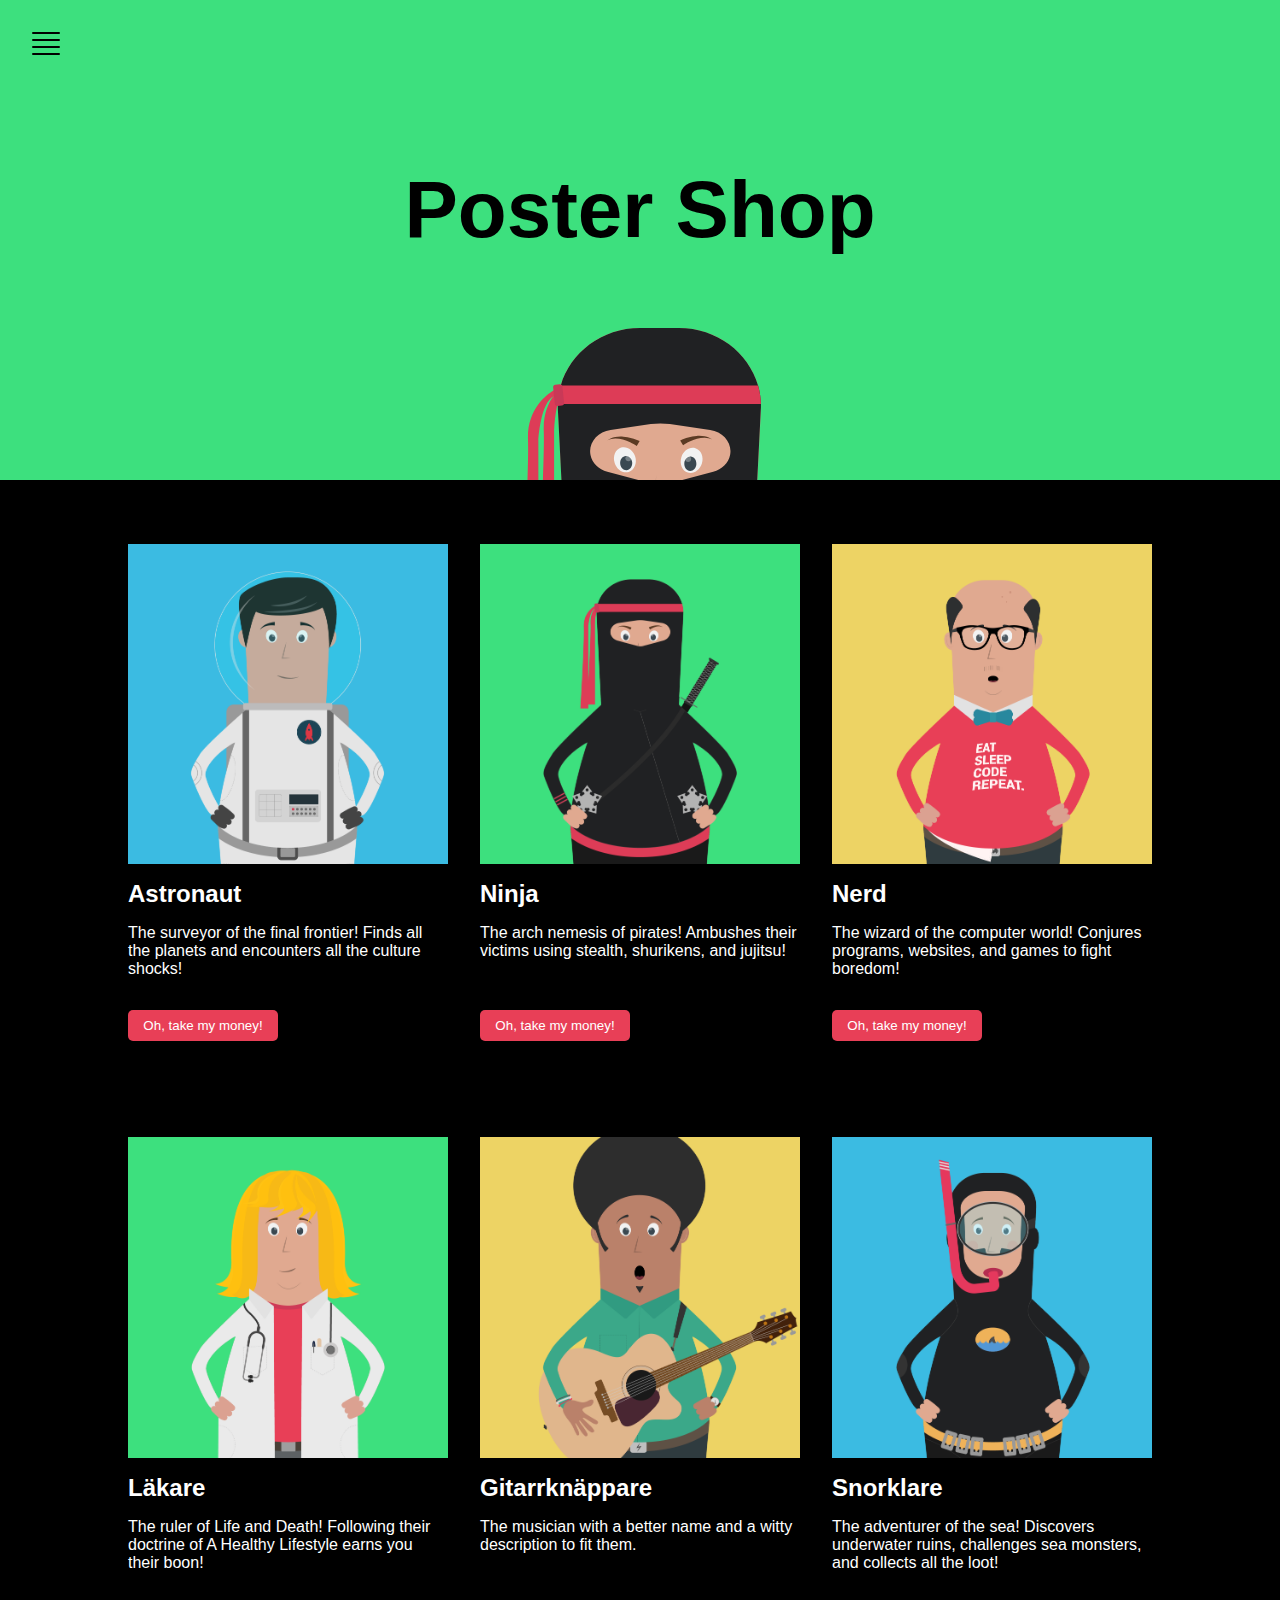
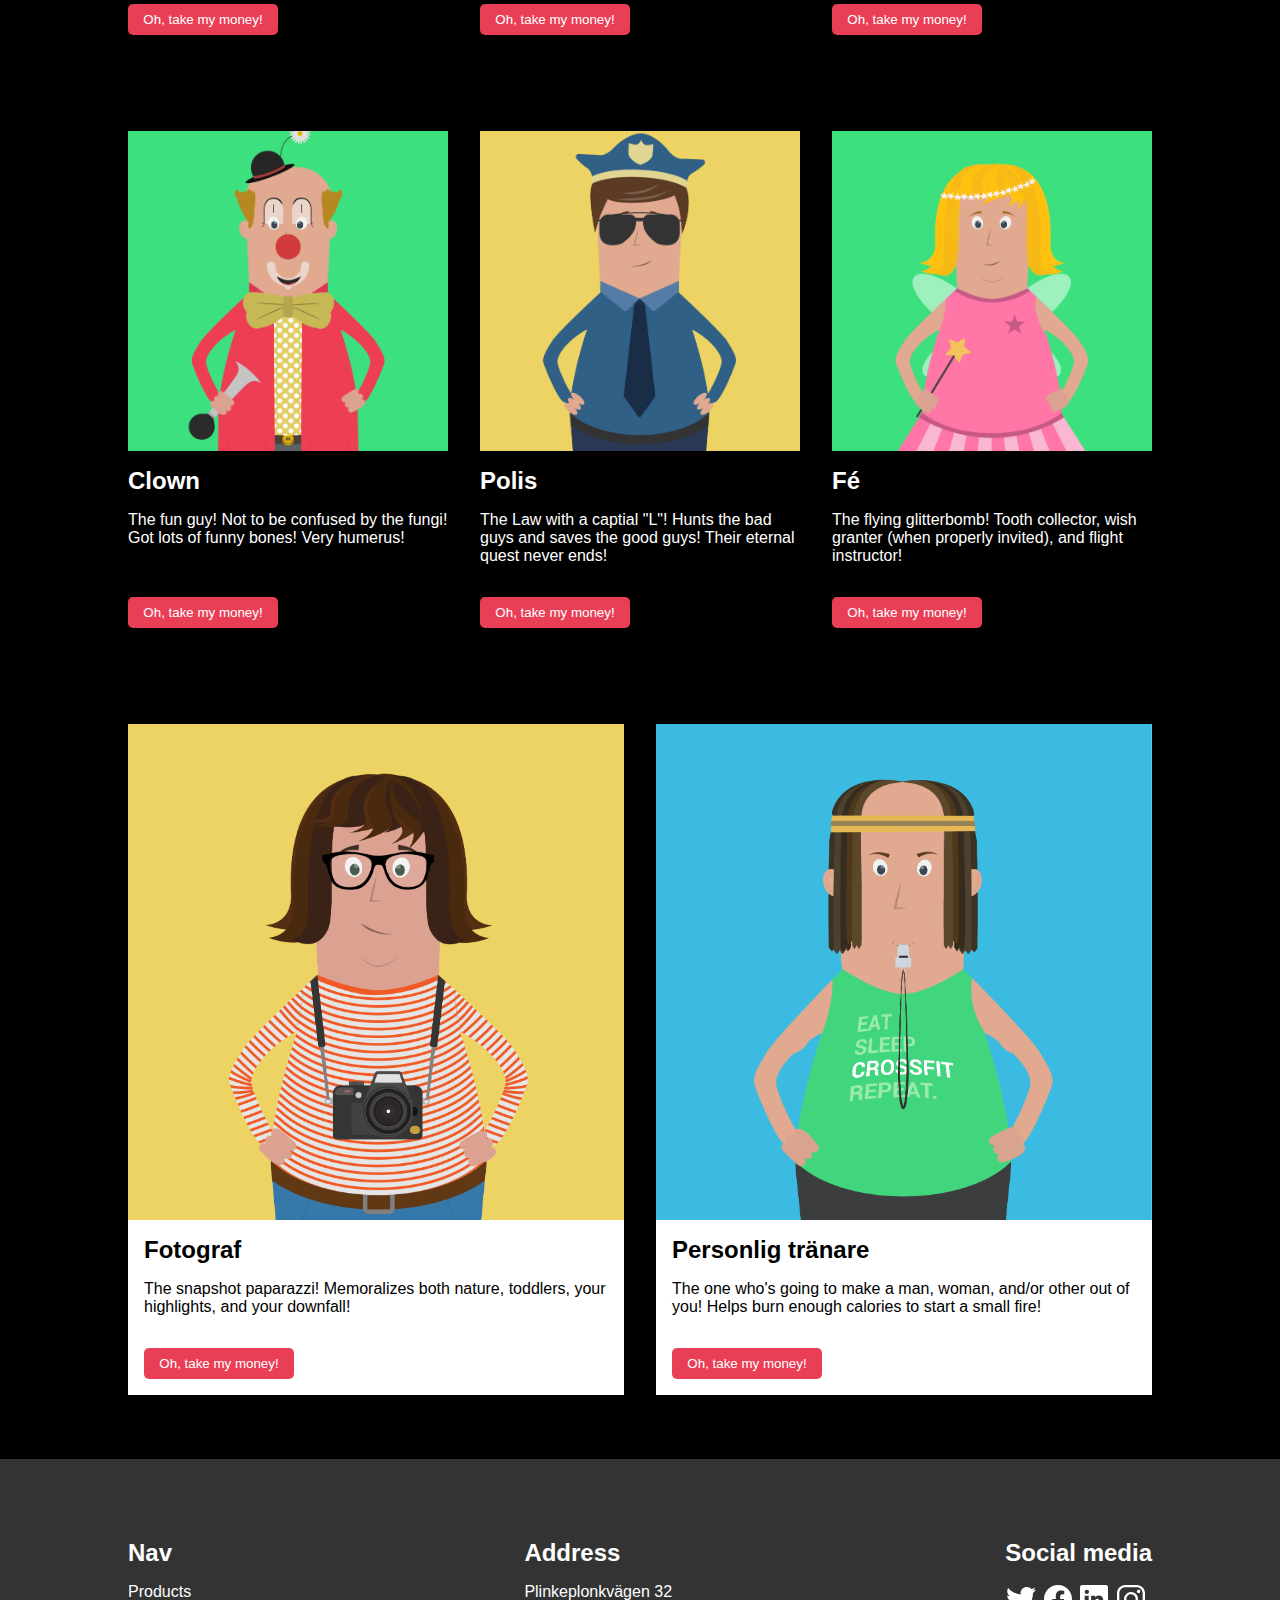
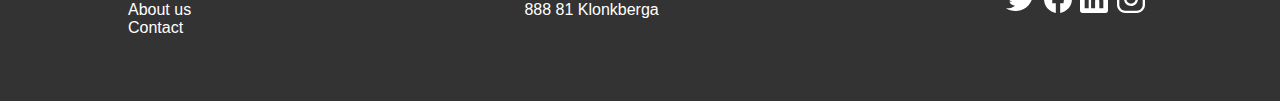
<file: exercise-css-poster-shop/index.html>
<!DOCTYPE html>
<html lang="en">
<head>
    <meta charset="UTF-8">
    <meta http-equiv="X-UA-Compatible" content="IE=edge">
    <meta name="viewport" content="width=device-width, initial-scale=1.0">
    <link rel="stylesheet" href="css/styles.css">
    <title>Document</title>
</head>
<body>
    <!-- The header -->
    <header>
        <aside>
            <img src="images/navicon.svg" alt="">
        </aside>
        <h1>Poster Shop</h1>
        <img src="images/ninjahead.svg" alt="">
    </header>
    
    <!-- The main content -->
    <main>
        <div class="wrapper">
            <article class="card">
                <img src="images/char-1.png" alt="">
                <h2>Astronaut</h2>
                <p>The surveyor of the final frontier! Finds all the planets and encounters all the culture shocks!</p>
                <button class="button">Oh, take my money!</button>
            </article>
            <article class="card">
                <img src="images/char-2.png" alt="">
                <h2>Ninja</h2>
                <p>The arch nemesis of pirates! Ambushes their victims using stealth, shurikens, and jujitsu!</p>
                <button class="button">Oh, take my money!</button>
            </article>
            <article class="card">
                <img src="images/char-3.png" alt="">
                <h2>Nerd</h2>
                <p>The wizard of the computer world! Conjures programs, websites, and games to fight boredom!</p>
                <button class="button">Oh, take my money!</button>
            </article>
            <article class="card">
                <img src="images/char-11.png" alt="">
                <h2>Läkare</h2>
                <p>The ruler of Life and Death! Following their doctrine of A Healthy Lifestyle earns you their boon!</p>
                <button class="button">Oh, take my money!</button>
            </article>
            <article class="card">
                <img src="images/char-12.png" alt="">
                <h2>Gitarrknäppare</h2>
                <p>The musician with a better name and a witty description to fit them.</p>
                <button class="button">Oh, take my money!</button>
            </article>
            <article class="card">
                <img src="images/char-4.png" alt="">
                <h2>Snorklare</h2>
                <p>The adventurer of the sea! Discovers underwater ruins, challenges sea monsters, and collects all the loot!</p>
                <button class="button">Oh, take my money!</button>
            </article>
            <article class="card">
                <img src="images/char-5.png" alt="">
                <h2>Clown</h2>
                <p>The fun guy! Not to be confused by the fungi! Got lots of funny bones! Very humerus!</p>
                <button class="button">Oh, take my money!</button>
            </article>
            <article class="card">
                <img src="images/char-6.png" alt="">
                <h2>Polis</h2>
                <p>The Law with a captial "L"! Hunts the bad guys and saves the good guys! Their eternal quest never ends!</p>
                <button class="button">Oh, take my money!</button>
            </article>
            <article class="card">
                <img src="images/char-8.png" alt="">
                <h2>Fé</h2>
                <p>The flying glitterbomb! Tooth collector, wish granter (when properly invited), and flight instructor!</p>
                <button class="button">Oh, take my money!</button>
            </article>
            
            <!-- The two largest cards -->
            <article class="big-card">
                <img src="images/char-7.png" alt="">
                <h2>Fotograf</h2>
                <p>The snapshot paparazzi! Memoralizes both nature, toddlers, your highlights, and your downfall!</p>
                <button class="button">Oh, take my money!</button>
            </article>
            <article class="big-card">
                <img src="images/char-9.png" alt="">
                <h2>Personlig tränare</h2>
                <p>The one who's going to make a man, woman, and/or other out of you! Helps burn enough calories to start a small fire!</p>
                <button class="button">Oh, take my money!</button>
            </article>
        </div>
    </main>
    
    <!-- Footer at the bottom of the page -->
    <footer>
        <section class="footer-links">
            <nav>
                <h2>Nav</h2>
                <a href="#" class="link">Products</a>
                <a href="#" class="link">About us</a>
                <a href="#" class="link">Contact</a>
            </nav>
            <article>
                <h2>Address</h2>
                <p>Plinkeplonkvägen 32</p>
                <p>888 81 Klonkberga</p>
            </article>
            <article class="social-media">
                <h2>Social media</h2>
                <section class="icons">
                    <img src="images/logo-twitter.svg" alt="">
                    <img src="images/logo-facebook.svg" alt="">
                    <img src="images/logo-linkedin.svg" alt="">
                    <img src="images/logo-instagram.svg" alt="">
                </section>
            </article>
        </section>
    </footer>
</body>
</html>
</file>
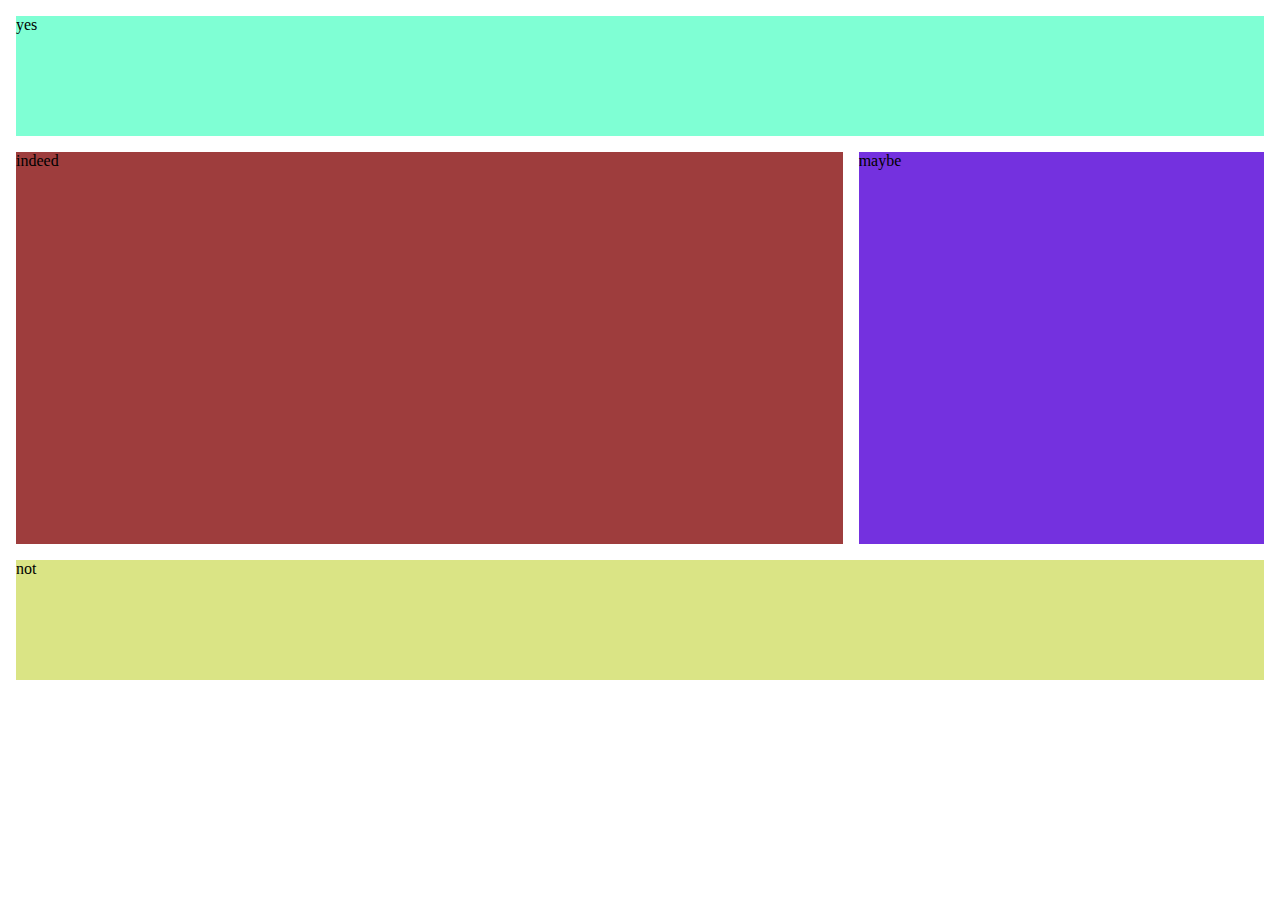
<file: grid-absolute/index.html>
<!DOCTYPE html>
<html lang="en">
<head>
    <meta charset="UTF-8">
    <meta name="viewport" content="width=device-width, initial-scale=1.0">
    <link rel="stylesheet" href="./style.css">
    <title>Document</title>
</head>
<body>
    <header>yes</header>
    <main>indeed</main>
    <aside>maybe</aside>
    <footer>not</footer>
</body>
</html>
</file>
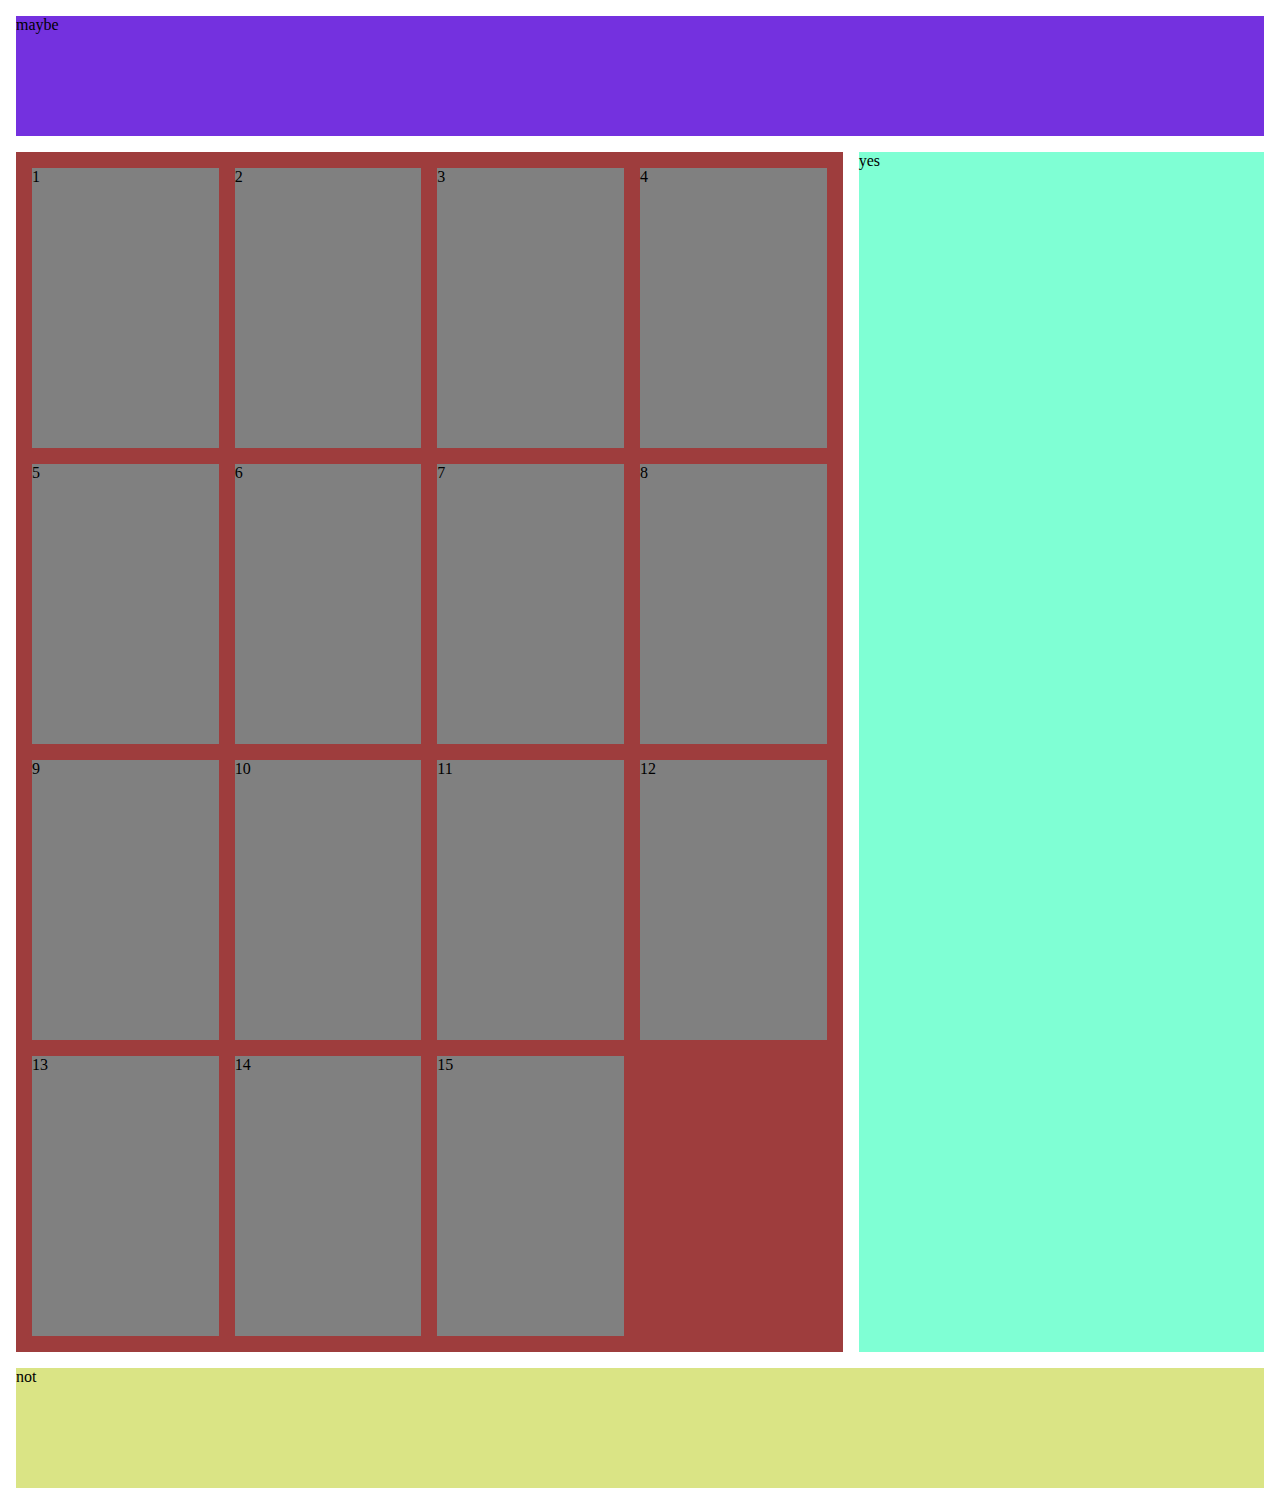
<file: grid-responsive/index.html>
<!DOCTYPE html>
<html lang="en">
<head>
    <meta charset="UTF-8">
    <meta name="viewport" content="width=device-width, initial-scale=1.0">
    <link rel="stylesheet" href="./style.css">
    <title>Document</title>
</head>
<body>
    <header>yes</header>
    <main>
        <article>1</article>
        <article>2</article>
        <article>3</article>
        <article>4</article>
        <article>5</article>
        <article>6</article>
        <article>7</article>
        <article>8</article>
        <article>9</article>
        <article>10</article>
        <article>11</article>
        <article>12</article>
        <article>13</article>
        <article>14</article>
        <article>15</article>
    </main>
        <aside>maybe</aside>
        <footer>not</footer>
    </body>
    </html>
</file>
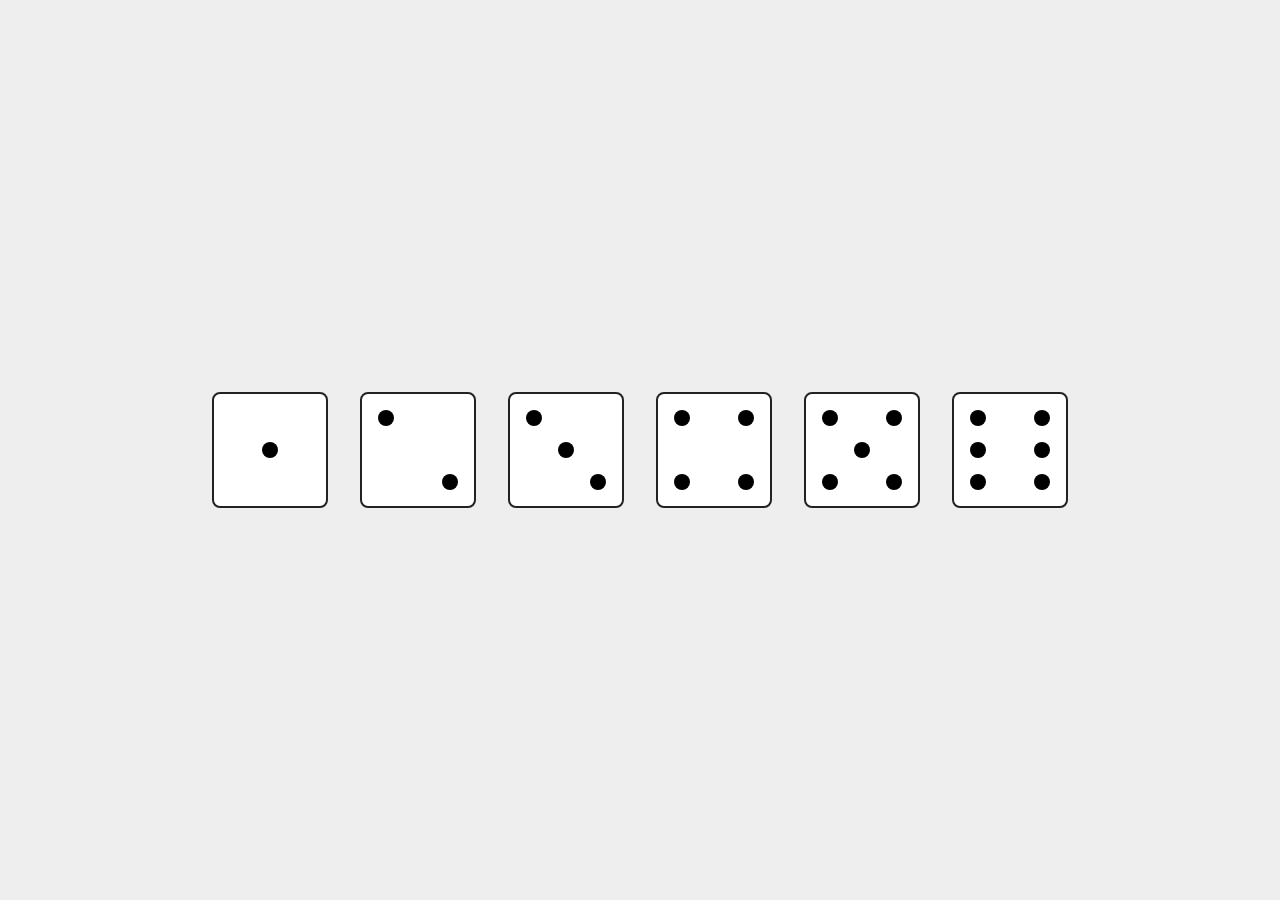
<file: exercise-css-grid-bootcamp/00_grid-dices-A/index.html>
<!DOCTYPE html>
<html lang="en">
<head>
    <meta charset="UTF-8">
    <meta name="viewport" content="width=device-width, initial-scale=1.0">
    <title>Grid Dices</title>
    <link rel="stylesheet" href="css/style.css">
</head>
<body>
    <article class="dice dots-1">
        <aside></aside>
        <aside></aside>
        <aside></aside>
        <aside></aside>
        <aside></aside>
        <aside></aside>
    </article>
    <article class="dice dots-2">
        <aside></aside>
        <aside></aside>
        <aside></aside>
        <aside></aside>
        <aside></aside>
        <aside></aside>
    </article>
    <article class="dice dots-3">
        <aside></aside>
        <aside></aside>
        <aside></aside>
        <aside></aside>
        <aside></aside>
        <aside></aside>
    </article>
    <article class="dice dots-4">
        <aside></aside>
        <aside></aside>
        <aside></aside>
        <aside></aside>
        <aside></aside>
        <aside></aside>
    </article>
    <article class="dice dots-5">
        <aside></aside>
        <aside></aside>
        <aside></aside>
        <aside></aside>
        <aside></aside>
        <aside></aside>
    </article>
    <article class="dice dots-6">
        <aside></aside>
        <aside></aside>
        <aside></aside>
        <aside></aside>
        <aside></aside>
        <aside></aside>
    </article>
</body>
</html>
</file>
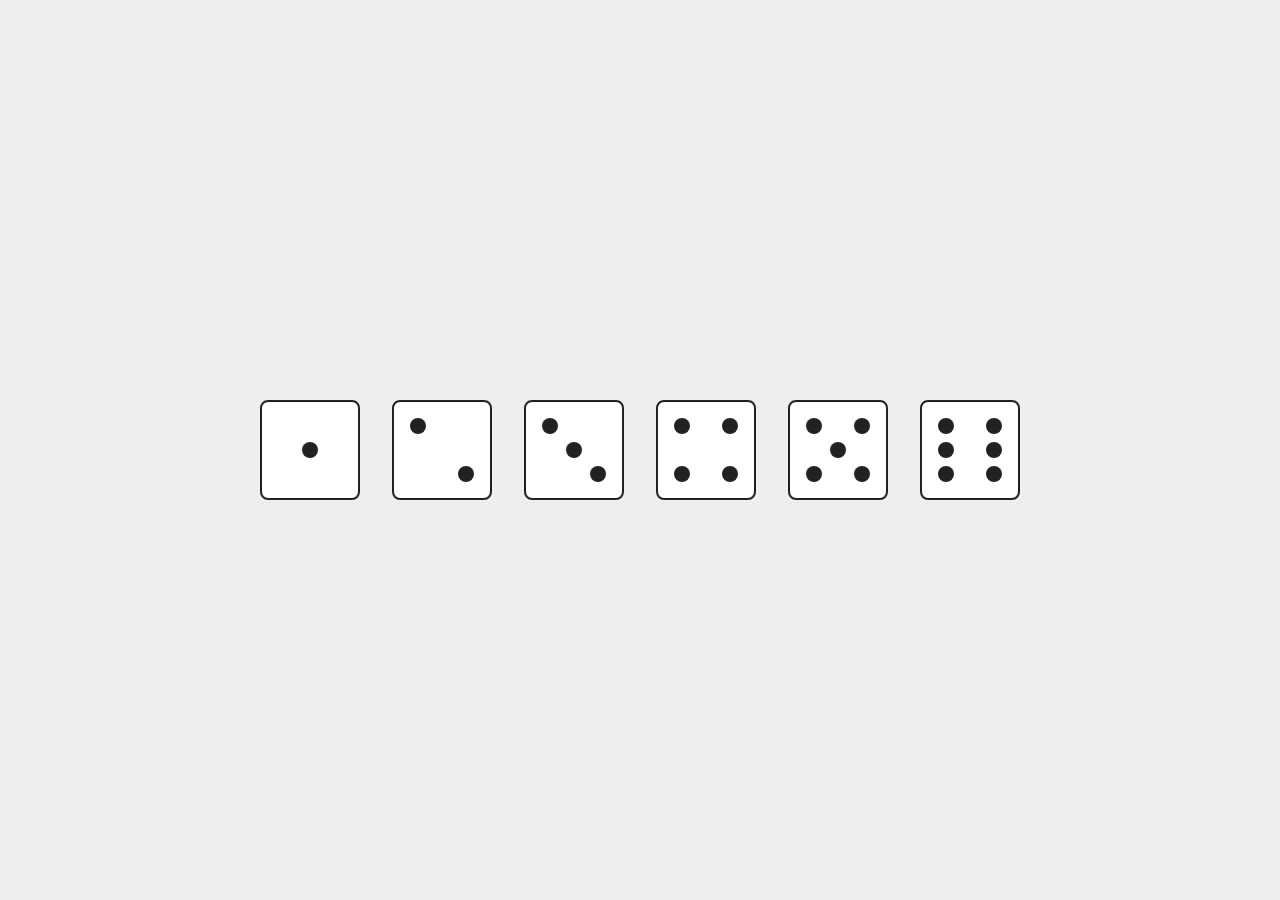
<file: exercise-css-grid-bootcamp/00_grid-dices-B/index.html>
<!DOCTYPE html>
<html lang="en">
<head>
    <meta charset="UTF-8">
    <meta name="viewport" content="width=device-width, initial-scale=1.0">
    <title>Grid Dices</title>
    <link rel="stylesheet" href="css/style.css">
</head>
<body>
    <article class="dice dots-1">
        <aside></aside>
    </article>
    <article class="dice dots-2">
        <aside></aside>
        <aside></aside>
    </article>
    <article class="dice dots-3">
        <aside></aside>
        <aside></aside>
        <aside></aside>
    </article>
    <article class="dice dots-4">
        <aside></aside>
        <aside></aside>
        <aside></aside>
        <aside></aside>
    </article>
    <article class="dice dots-5">
        <aside></aside>
        <aside></aside>
        <aside></aside>
        <aside></aside>
        <aside></aside>
    </article>
    <article class="dice dots-6">
        <aside></aside>
        <aside></aside>
        <aside></aside>
        <aside></aside>
        <aside></aside>
        <aside></aside>
    </article>
</body>
</html>
</file>
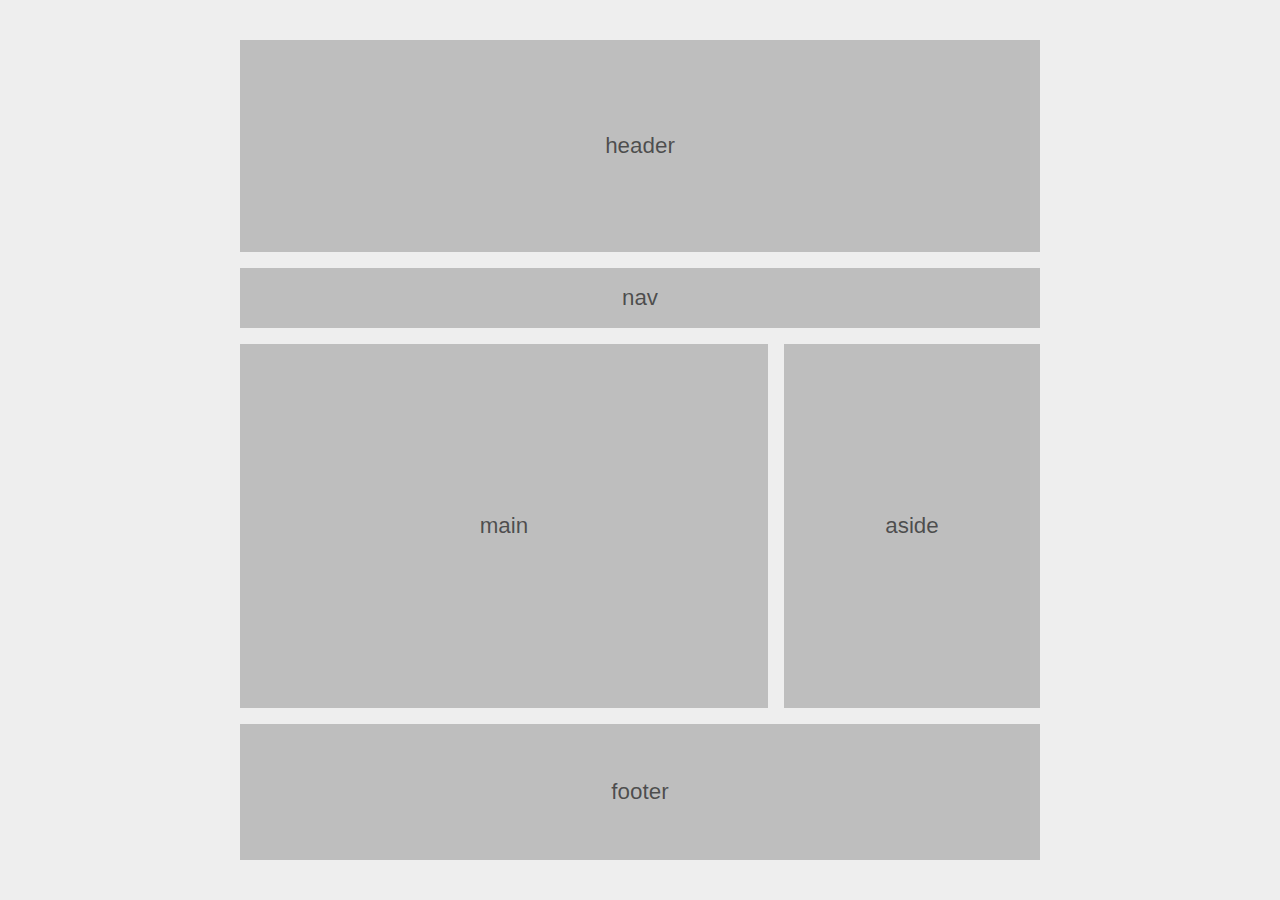
<file: exercise-css-grid-bootcamp/01_golden-layout-A/index.html>
<!DOCTYPE html>
<html lang="en">
<head>
    <meta charset="UTF-8">
    <meta name="viewport" content="width=device-width, initial-scale=1.0">
    <title>Golden Layout grid - B</title>
    <link rel="stylesheet" href="css/style.css">
</head>
<body>
    <div class="wrapper">
        <header>header</header>
        <nav>nav</nav>
        <main>main</main>
        <aside>aside</aside>
        <footer>footer</footer>
    </div>
</body>
</html>
</file>
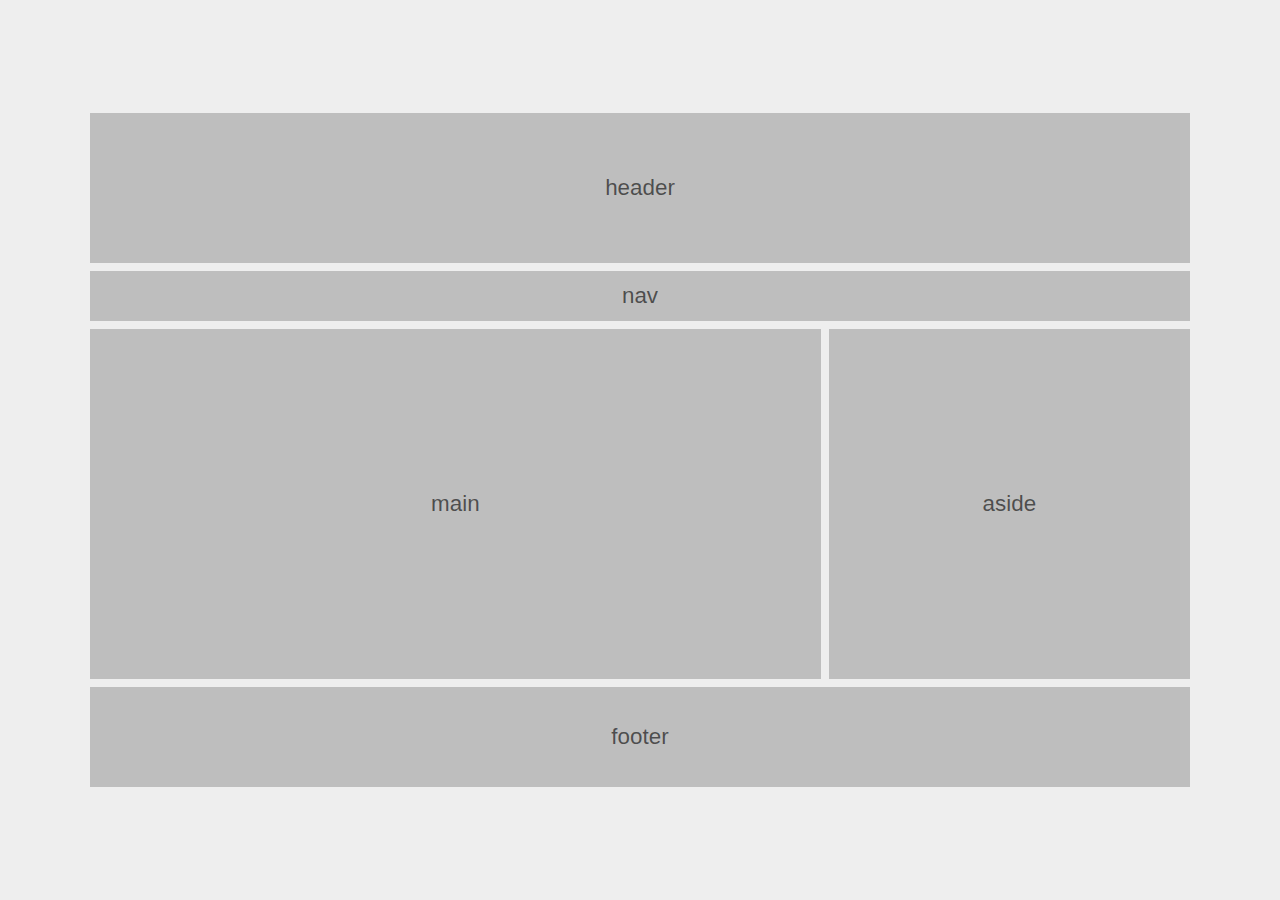
<file: exercise-css-grid-bootcamp/01_golden-layout-C/index.html>
<!DOCTYPE html>
<html lang="en">
<head>
    <meta charset="UTF-8">
    <meta name="viewport" content="width=device-width, initial-scale=1.0">
    <title>Golden Layout grid - C</title>
    <link rel="stylesheet" href="css/style.css">
</head>
<body>
    <div class="wrapper">
        <header>header</header>
        <nav>nav</nav>
        <main>main</main>
        <aside>aside</aside>
        <footer>footer</footer>
    </div>
</body>
</html>
</file>
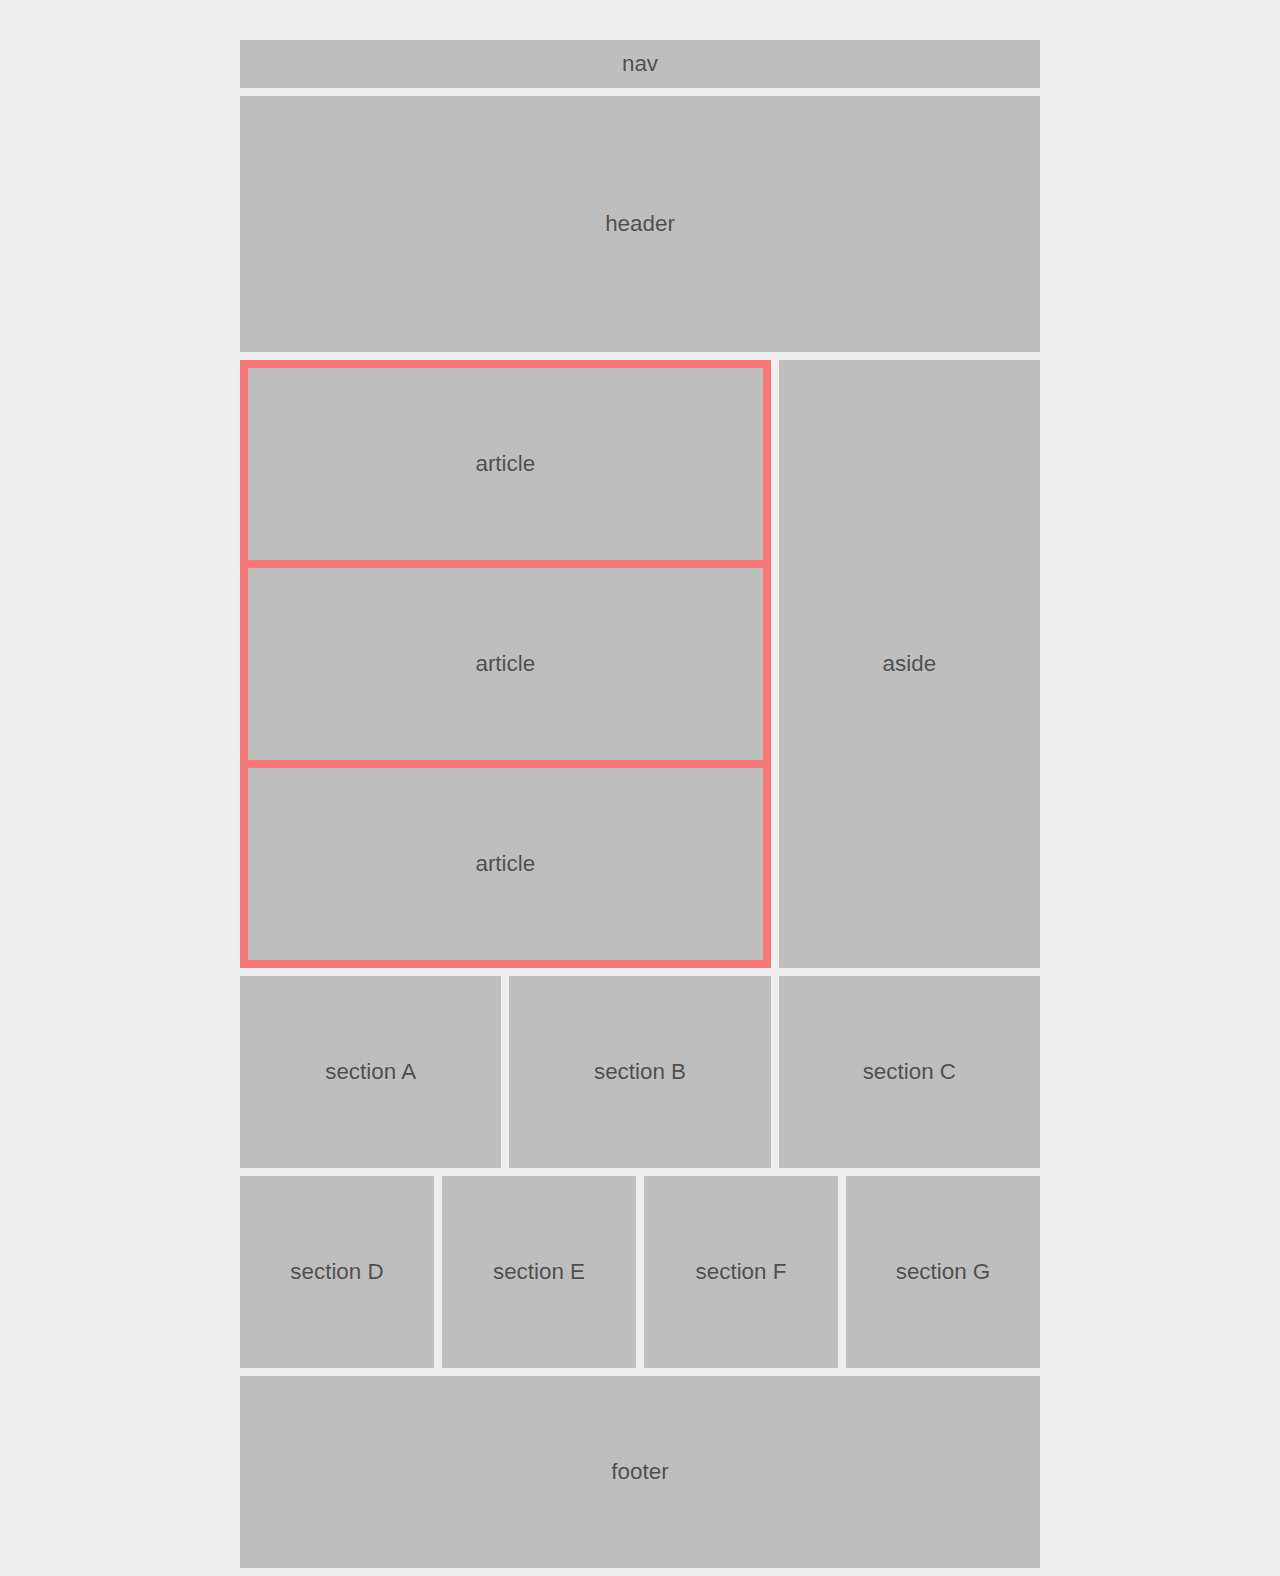
<file: exercise-css-grid-bootcamp/02_dynamic-layout-A/index.html>
<!DOCTYPE html>
<html lang="en">
<head>
    <meta charset="UTF-8">
    <meta name="viewport" content="width=device-width, initial-scale=1.0">
    <title>Semicomplex Layout - A</title>
    <link rel="stylesheet" href="css/style.css">
</head>
<body>
    <div class="wrapper">
        <nav>nav</nav>
        <header>header</header>
        <main>
            <article>article</article>
            <article>article</article>
            <article>article</article>
        </main>
        <aside>aside</aside>
        <section class="col-4">section A</section>
        <section class="col-4">section B</section>
        <section class="col-4">section C</section>
        <section class="col-3">section D</section>
        <section class="col-3">section E</section>
        <section class="col-3">section F</section>
        <section class="col-3">section G</section>
        <footer>footer</footer>
    </div>
</body>
</html>
</file>
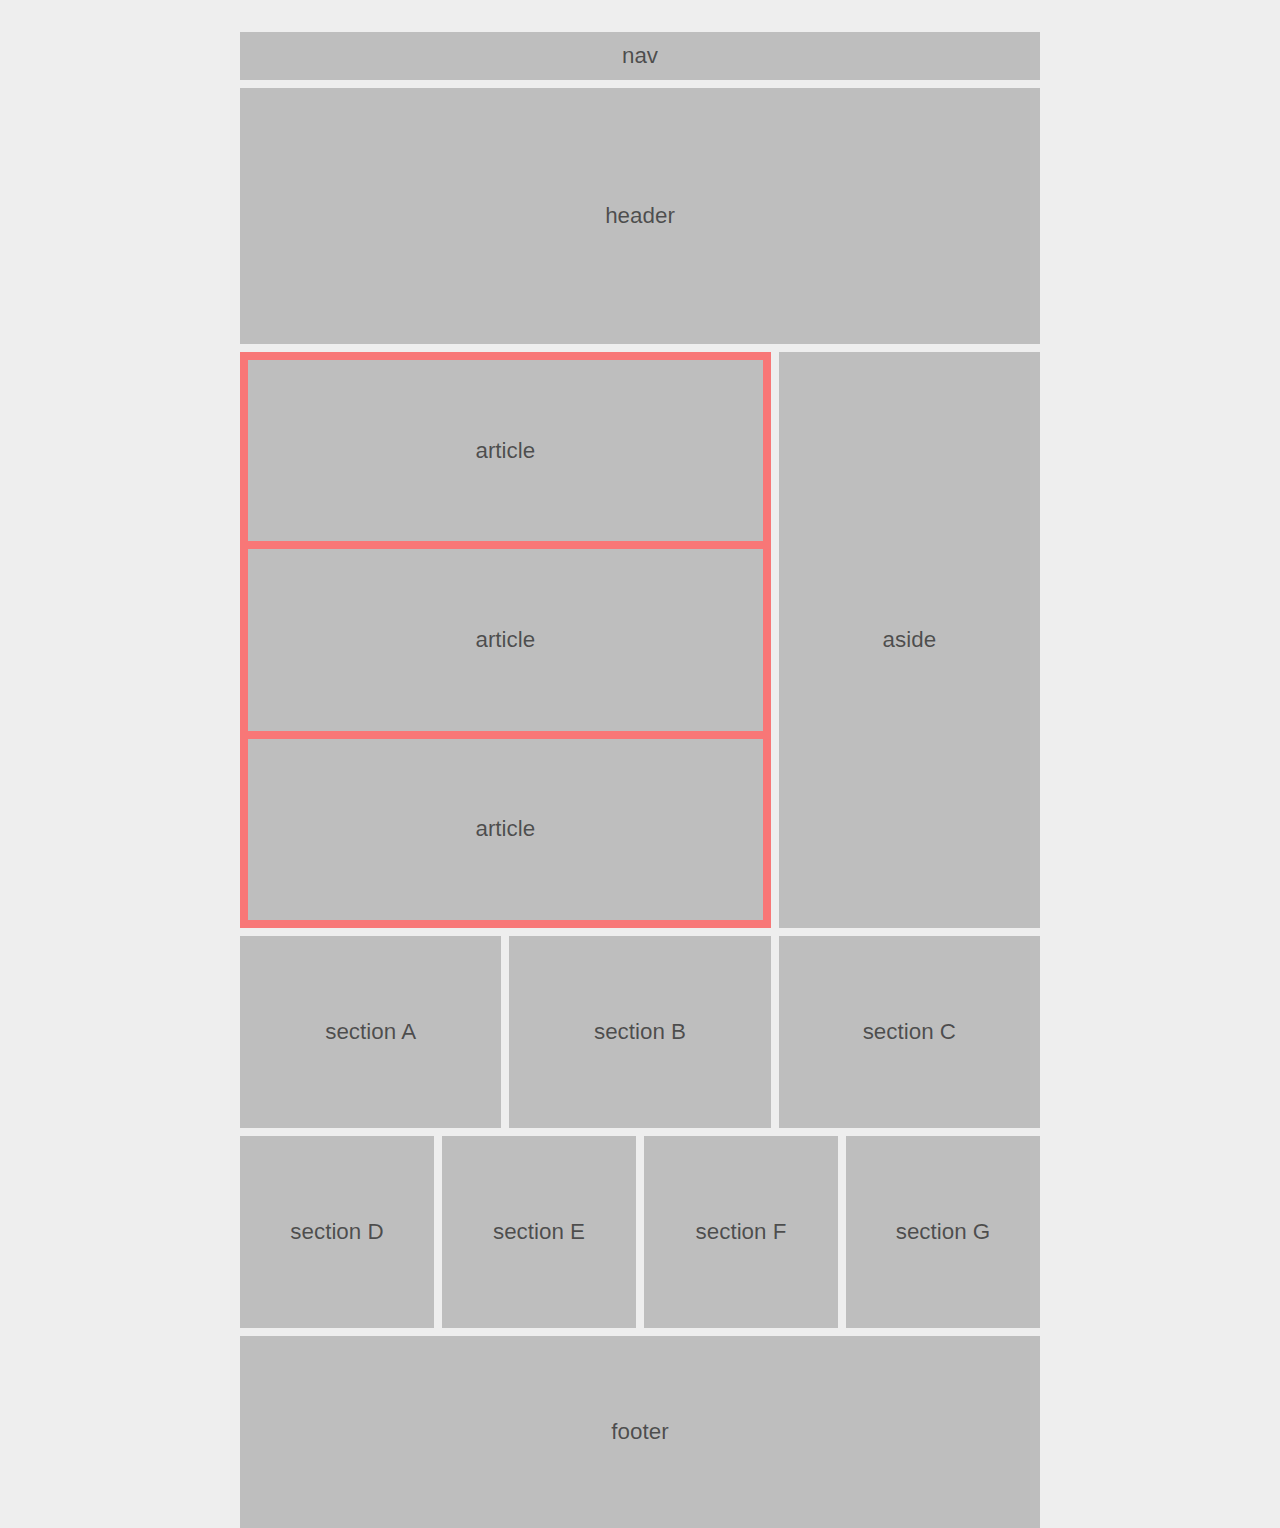
<file: exercise-css-grid-bootcamp/02_dynamic-layout-B/index.html>
<!DOCTYPE html>
<html lang="en">
<head>
    <meta charset="UTF-8">
    <meta name="viewport" content="width=device-width, initial-scale=1.0">
    <title>Dynamic Layout - B</title>
    <link rel="stylesheet" href="css/style.css">
</head>
<body>
    <div class="wrapper">
        <header>header</header>
        <nav>nav</nav>
        <main>
            <article>article</article>
            <article>article</article>
            <article>article</article>
        </main>
        <aside>aside</aside>
        <section class="sect-a">section A</section>
        <section class="sect-b">section B</section>
        <section class="sect-c">section C</section>
        <section class="sect-d">section D</section>
        <section class="sect-e">section E</section>
        <section class="sect-f">section F</section>
        <section class="sect-g">section G</section>
        <footer>footer</footer>
    </div>
</body>
</html>
</file>
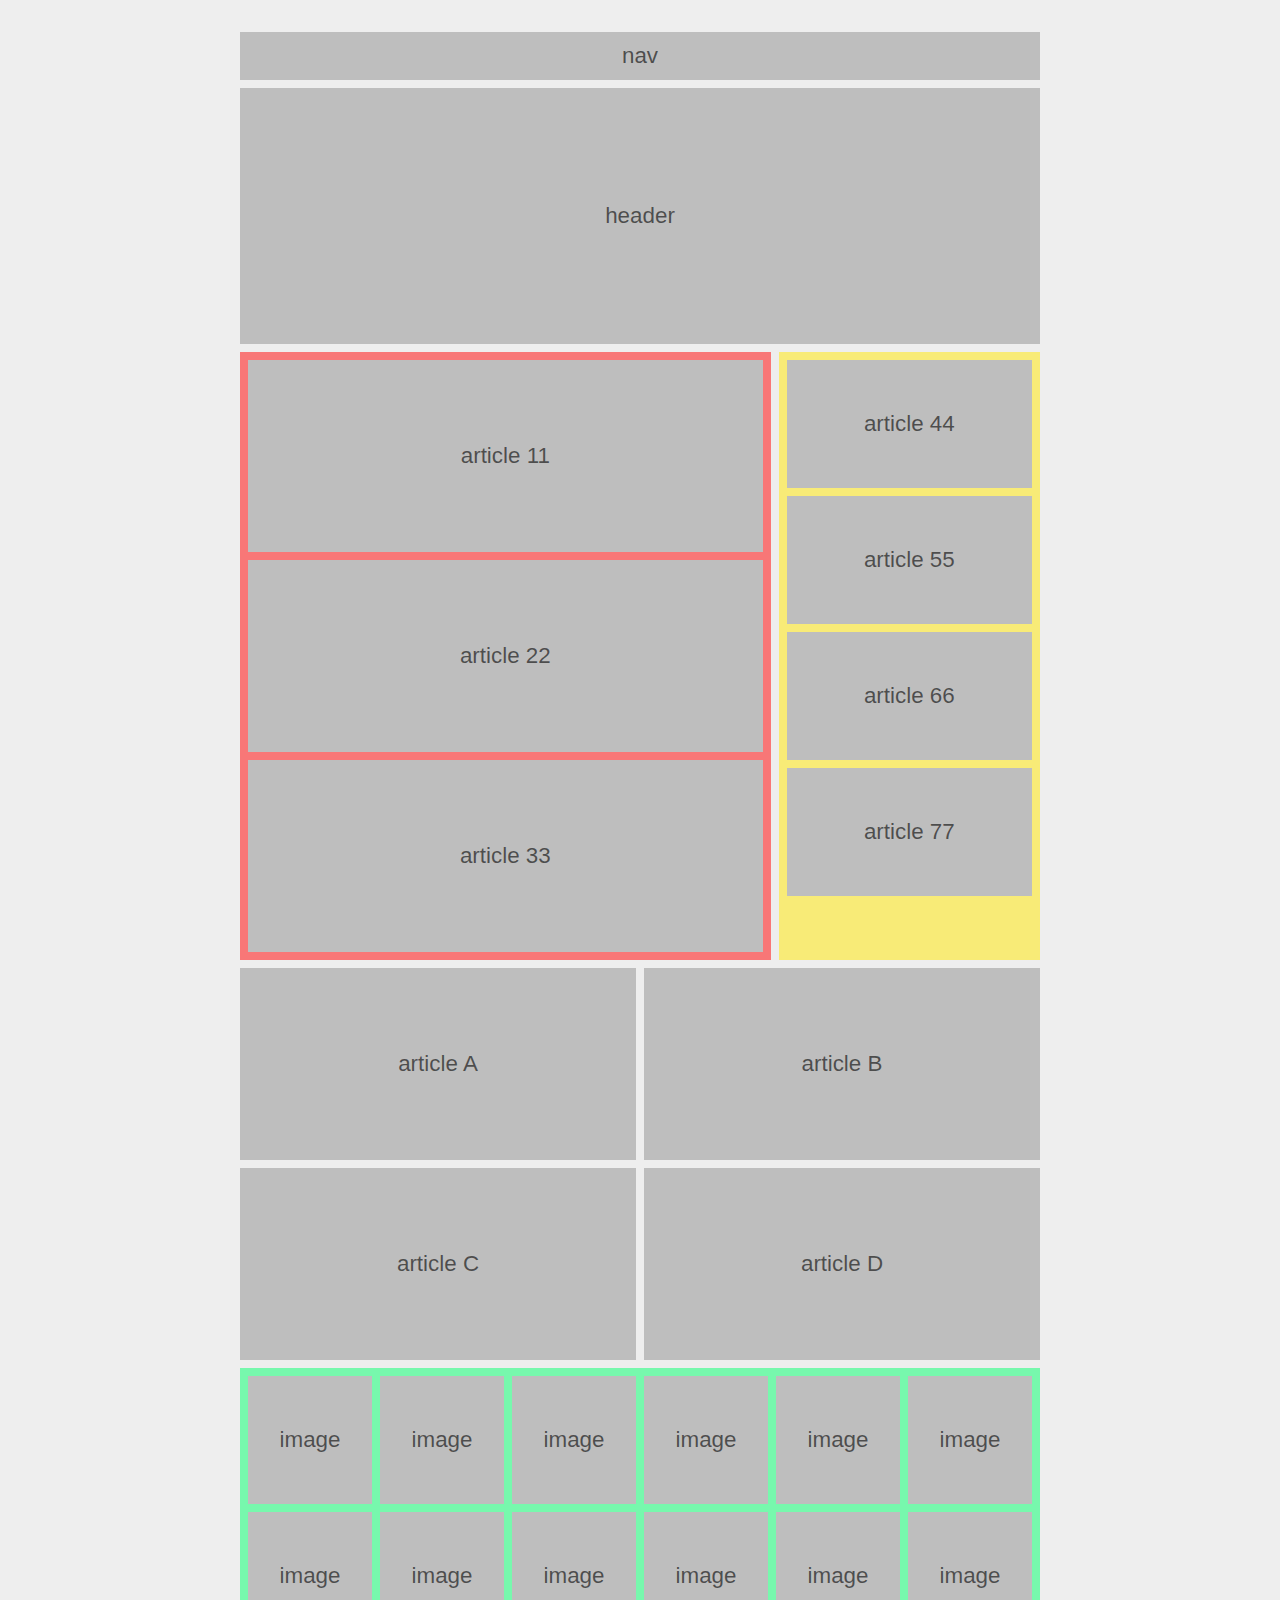
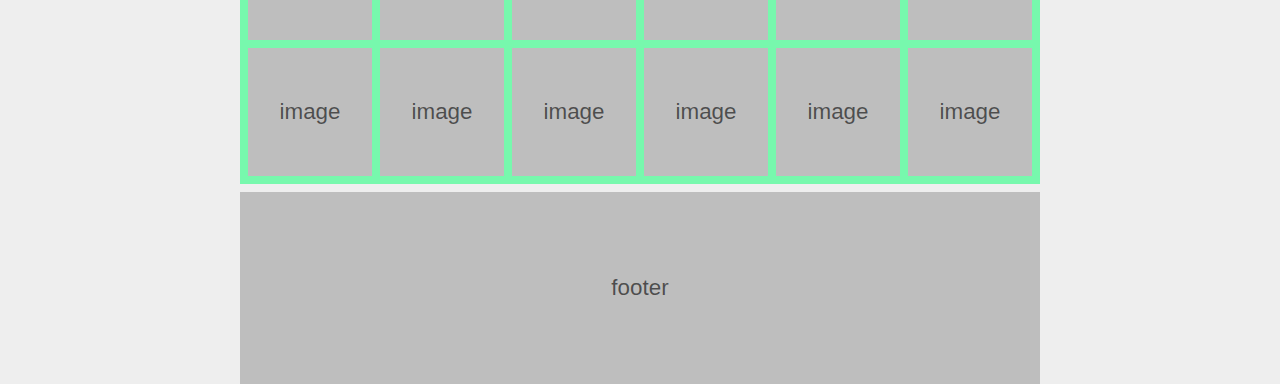
<file: exercise-css-grid-bootcamp/03_complex-dynamic-layout-A/index.html>
<!DOCTYPE html>
<html lang="en">
<head>
    <meta charset="UTF-8">
    <meta name="viewport" content="width=device-width, initial-scale=1.0">
    <title>Complex Dynamic Layout - A</title>
    <link rel="stylesheet" href="css/style.css">
</head>
<body>
    <div class="wrapper">
        <nav>nav</nav>
        <header>header</header>

            <main>
                <article>article 11</article>
                <article>article 22</article>
                <article>article 33</article>
            </main>
            <aside>
                <article>article 44</article>
                <article>article 55</article>
                <article>article 66</article>
                <article>article 77</article>
            </aside>

        <article class="big">article A</article>
        <article class="big">article B</article>
        <article class="big">article C</article>
        <article class="big">article D</article>
        <section class="gallery">
            <div class="img">image</div>
            <div class="img">image</div>
            <div class="img">image</div>
            <div class="img">image</div>
            <div class="img">image</div>
            <div class="img">image</div>
            <div class="img">image</div>
            <div class="img">image</div>
            <div class="img">image</div>
            <div class="img">image</div>
            <div class="img">image</div>
            <div class="img">image</div>
            <div class="img">image</div>
            <div class="img">image</div>
            <div class="img">image</div>
            <div class="img">image</div>
            <div class="img">image</div>
            <div class="img">image</div>
        </section>
        <footer>footer</footer>
    </div>
</body>
</html>
</file>
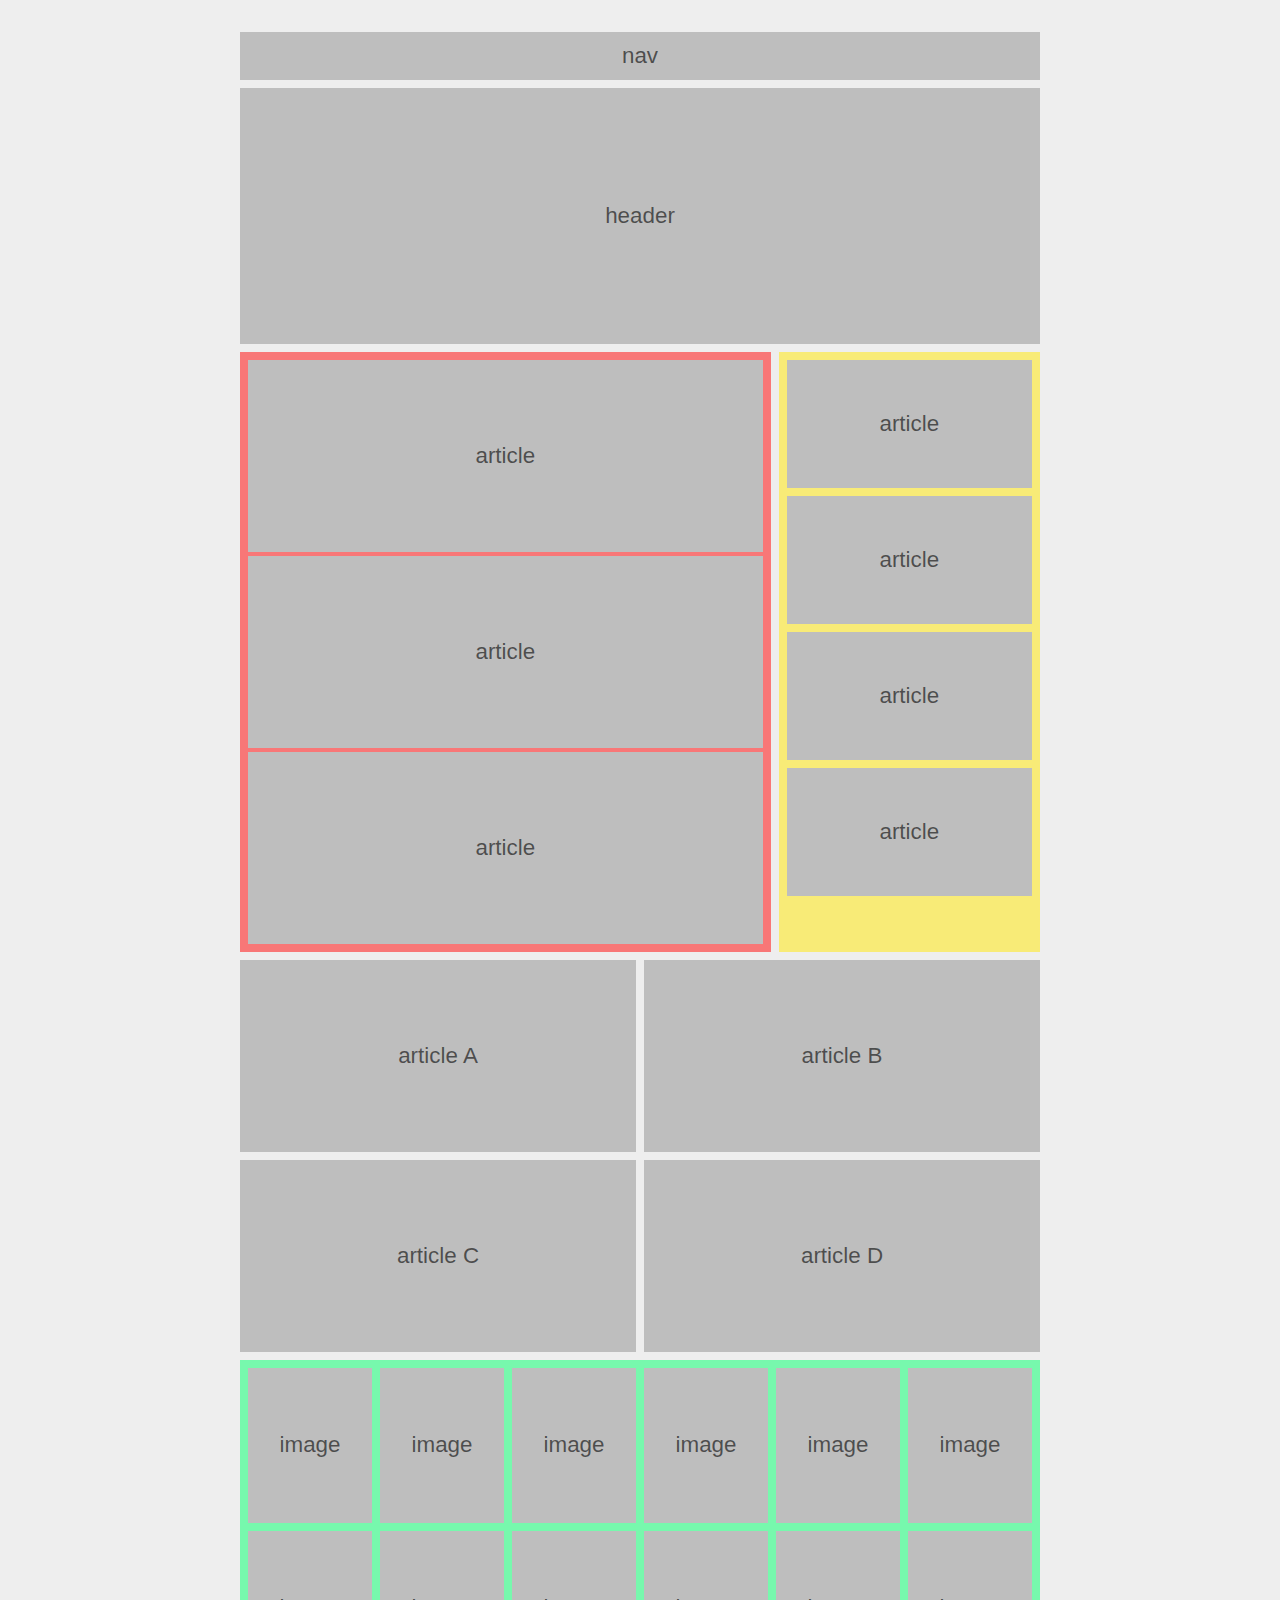
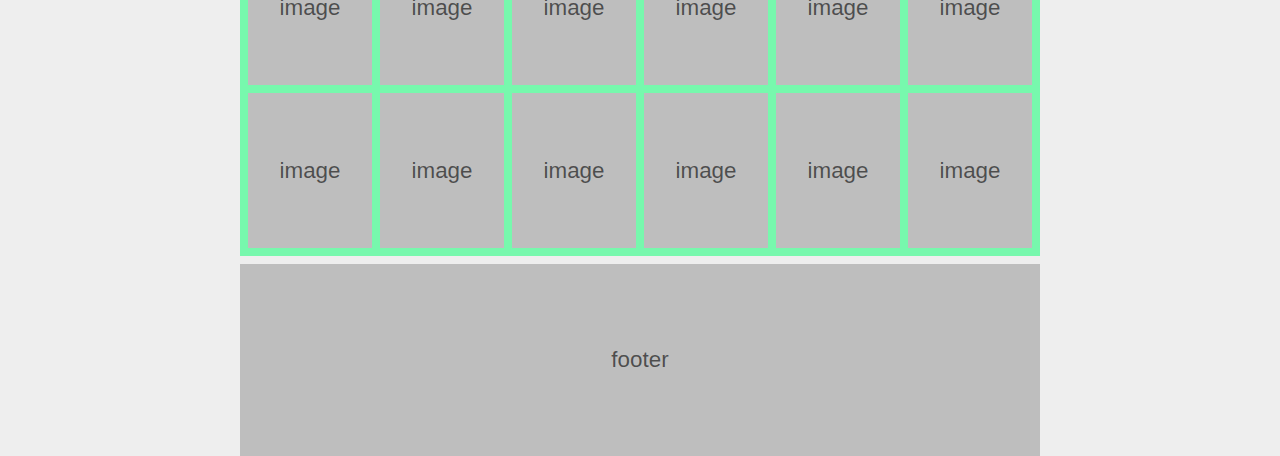
<file: exercise-css-grid-bootcamp/03_complex-dynamic-layout-B/index.html>
<!DOCTYPE html>
<html lang="en">
<head>
    <meta charset="UTF-8">
    <meta name="viewport" content="width=device-width, initial-scale=1.0">
    <title>Complex Dynamic Layout - B</title>
    <link rel="stylesheet" href="css/style.css">
</head>
<body>
    <div class="wrapper">
        <nav>nav</nav>
        <header>header</header>
        <section class="container">
            <main>
                <article>article</article>
                <article>article</article>
                <article>article</article>
            </main>
            <aside>
                <article>article</article>
                <article>article</article>
                <article>article</article>
                <article>article</article>
            </aside>
        </section>
        <article class="big big-a">article A</article>
        <article class="big big-b">article B</article>
        <article class="big big-c">article C</article>
        <article class="big big-d">article D</article>
        <section class="gallery">
            <div class="img">image</div>
            <div class="img">image</div>
            <div class="img">image</div>
            <div class="img">image</div>
            <div class="img">image</div>
            <div class="img">image</div>
            <div class="img">image</div>
            <div class="img">image</div>
            <div class="img">image</div>
            <div class="img">image</div>
            <div class="img">image</div>
            <div class="img">image</div>
            <div class="img">image</div>
            <div class="img">image</div>
            <div class="img">image</div>
            <div class="img">image</div>
            <div class="img">image</div>
            <div class="img">image</div>
        </section>
        <footer>footer</footer>
    </div>
</body>
</html>
</file>
<file: exercise-css-poster-shop/css/styles.css>
* {
    box-sizing: border-box;
    margin: 0;
    padding: 0;
}

body {
    width: 100vw;
    font-family: 'Gill Sans', 'Gill Sans MT', Calibri, 'Trebuchet MS', sans-serif;
}

/* Simple flexbox to place hamburger menu in top left and the h1 and image in the center. */
header {
    height: 30rem;
    display: flex;
    flex-direction: column;
    align-items: center;
    justify-content: space-between;
    background: rgb(61, 224, 126);
    
    aside {
        margin: 2rem;
        align-self: flex-start;
    }
    
    h1 {
        font-size: 5rem;
    }
}

main {
    padding: 4rem 8rem;
    background: black;
    color: white;
}

.wrapper {
    width: auto;
    display: grid;
    grid-template-columns: repeat(6, 1fr);
    gap: 2rem;
}

h2 {
    margin: 1rem 0;
}

.button {
    width: 150px;
    margin-top: auto;
    padding: 0.5rem;
    border: none;
    border-radius: 5px;
    background: rgb(232, 63, 87);
    color: white;
}

/* Content of the individual cards */
.card {
    margin-bottom: 4rem;
    grid-column: auto / span 2;
    /* grid-colum since grid affects .card
    Flexbox to affect its children */
    display: flex;
    flex-direction: column;
    img {
        width: 100%
    }
    
    p {
        margin-bottom: 2rem;
    }
    
}

/* Content of the larger cards */
.big-card {
    grid-column: auto / span 3;
    background: white;
    color: black;
    display: flex;
    flex-direction: column;
    img {
        width: 100%;
    }
    
    h2 {
        margin: 1rem;
    }
    
    .button {
        margin-left: 1rem;
        margin-bottom: 1rem;
    }
    
    p {
        margin: 0 1rem 2rem 1rem;
    }
}




/* The footer at the bottom */
footer {
    padding: 4rem 8rem;
    background: rgb(51, 51, 51);
    color: white;
    
    a{
        text-decoration: none;
        color: white;
    }
}

.footer-links {
    display: flex;
    justify-content: space-between;
    
    nav {
        display: flex;
        flex-direction: column;
    }
}
</file>
<file: grid-absolute/style.css>
* {
    box-sizing: border-box;
    margin: 0;
    padding: 0;
}

body {
    width: 100vw;
    height: 100vh;
    display: grid;
    padding: 1rem;
    /* fractions är typ som flex: grow så man kan dela upp skärmen i relation till varandra
    grid-template-columns: 1fr 3fr 6fr 2fr 4fr 4fr; */
    
    grid-template-columns: repeat(6, 1fr);
    grid-auto-rows: 120px;
    gap: 1rem;
}

header {
    background-color: aquamarine;
    grid-column: 1/7;
    /* grid-column-start: 1;
    grid-column-end: 7; */
}


main {
    background-color: rgb(158, 61, 61);
    grid-column: 1/5;
    grid-row: 2/5;
    /* grid-column-start: 1;
    grid-column-end: 5;
    grid-row-start: 2;
    grid-row-end: 4; */
}


aside {
    background-color: rgb(116, 49, 223);
    grid-column: 5/7;
    grid-row: 2/5;
    /* grid-column-start: 5;
    grid-column-end: 7;
    grid-row-start: 2;
    grid-row-end: 4; */
}


footer{
    background-color: rgb(218, 228, 133);
    grid-column: 1/7;
    /* grid-column-start: 1;
    grid-column-end: 7; */
}
</file>
<file: grid-responsive/style.css>
* {
    box-sizing: border-box;
    margin: 0;
    padding: 0;
}

body {
    width: 100vw;
    min-height: 100vh;
    display: grid;
    padding: 1rem;
    /* fractions är typ som flex: grow så man kan dela upp skärmen i relation till varandra
    grid-template-columns: 1fr 3fr 6fr 2fr 4fr 4fr; */
    
    gap: 1rem;
    grid-template-columns: repeat(6, 1fr);
    grid-template-rows: 120px auto 120px;
    
    grid-template-areas: 
    'aside aside aside aside aside aside'
    'main main main main header header'
    'footer footer footer footer footer footer'
    ;
}

header {
    background-color: aquamarine;
    grid-area: header;
}
article {
    aspect-ratio: 2/3;
    background-color: grey;
}

main {
    padding: 1rem;
    grid-area: main;
    display: grid;
    gap: 1rem;
    grid-template-columns: repeat(auto-fit, minmax(150px, 1fr));
    background-color: rgb(158, 61, 61);
}


aside {
    background-color: rgb(116, 49, 223);
    grid-area: aside;
}


footer{
    background-color: rgb(218, 228, 133);
    grid-area: footer;
}
</file>
<file: exercise-css-grid-bootcamp/00_grid-dices-A/css/style.css>
body {
    margin: 0;
    height: 100vh;
    background: #eee;
    display: flex;
    justify-content: center;
    align-items: center;
    font-family: 'Gill Sans', 'Gill Sans MT', Calibri, 'Trebuchet MS', sans-serif;
    font-size: 1.4rem;
    color: rgba(0, 0, 0, .6);
}

.dice {
    background: #fff;
    border: 2px solid #222;
    border-radius: .5rem;
    margin: 1rem;
    display: grid;
    padding: 1rem;
    box-sizing: border-box;
    grid-template-columns: repeat(5, 1rem);
    grid-template-rows: repeat(5, 1rem);
    /* HÄR KODAR DU UPP DIN GRID */
}

.dice.faded {
    opacity: .2;
}

.dice aside {
    background: none;
    border-radius: 50%;
}

.dice.dots-1 aside:nth-child(1) {
    grid-column: 3/4;
    grid-row: 3/4;
    background-color: black;
}

.dice.dots-2 aside:nth-child(1) {
    grid-column: 1/2;
        grid-row: 1/2;
        background-color: black;
}

.dice.dots-2 aside:nth-child(2) {
    grid-column: 5/6;
        grid-row: 5/6;
        background-color: black;
}

.dice.dots-3 aside:nth-child(1) {
    grid-column: 1/2;
    grid-row: 1/2;
    background-color: black;
}

.dice.dots-3 aside:nth-child(2) {
    grid-column: 3/4;
        grid-row: 3/4;
        background-color: black;
}

.dice.dots-3 aside:nth-child(3) {
    grid-column: 5/6;
        grid-row: 5/6;
        background-color: black;
}

.dice.dots-4 aside:nth-child(1) {
    grid-column: 1/2;
        grid-row: 1/2;
        background-color: black;
}

.dice.dots-4 aside:nth-child(2) {
    grid-column: 5/6;
        grid-row: 1/2;
        background-color: black;
}

.dice.dots-4 aside:nth-child(3) {
    grid-column: 1/2;
        grid-row: 5/6;
        background-color: black;
}

.dice.dots-4 aside:nth-child(4) {
    grid-column: 5/6;
        grid-row: 5/6;
        background-color: black;
}

.dice.dots-5 aside:nth-child(1) {
    grid-column: 1/2;
        grid-row: 1/2;
        background-color: black;
}

.dice.dots-5 aside:nth-child(2) {
    grid-column: 5/6;
        grid-row: 1/2;
        background-color: black;
}

.dice.dots-5 aside:nth-child(3) {
    grid-column: 3/4;
        grid-row: 3/4;
        background-color: black;
}

.dice.dots-5 aside:nth-child(4) {
    grid-column: 1/2;
        grid-row: 5/6;
        background-color: black;
}

.dice.dots-5 aside:nth-child(5) {
    grid-column: 5/6;
        grid-row: 5/6;
        background-color: black;
}

.dice.dots-6 aside:nth-child(1) {
    grid-column: 1/2;
        grid-row: 1/2;
        background-color: black;
}

.dice.dots-6 aside:nth-child(2) {
    grid-column: 5/6;
        grid-row: 1/2;
        background-color: black;
}

.dice.dots-6 aside:nth-child(3) {
    grid-column: 1/2;
        grid-row: 3/4;
        background-color: black;
}

.dice.dots-6 aside:nth-child(4) {
    grid-column: 5/6;
        grid-row: 3/4;
        background-color: black;
}

.dice.dots-6 aside:nth-child(5) {
    grid-column: 1/2;
        grid-row: 5/6;
        background-color: black;
}

.dice.dots-6 aside:nth-child(6) {
    grid-column: 5/6;
        grid-row: 5/6;
        background-color: black;
}
</file>
<file: exercise-css-grid-bootcamp/00_grid-dices-B/css/style.css>
body {
    margin: 0;
    height: 100vh;
    background: #eee;
    display: flex;
    justify-content: center;
    align-items: center;
    font-family: 'Gill Sans', 'Gill Sans MT', Calibri, 'Trebuchet MS', sans-serif;
    font-size: 1.4rem;
    color: rgba(0, 0, 0, .6);
}

.dice {
    background: #fff;
    border: 2px solid #222;
    border-radius: .5rem;
    margin: 1rem;
    display: grid;
    padding: 1rem;
    gap: 0.5rem;
    grid-template-columns: repeat(3, 1rem);
    grid-template-rows: repeat(3, 1rem);
    /* HÄR KODAR DU UPP DIN GRID */
    
}

.dice.faded {
    opacity: .2;
}

.dice aside {
    background: #222;
    border-radius: 99rem;
}

.dice aside:nth-child(1) { 
    grid-area: one;
}
.dice aside:nth-child(2) {
    grid-area: two;
}
.dice aside:nth-child(3) {
    grid-area: three;
}
.dice aside:nth-child(4) {
    grid-area: four;
}
.dice aside:nth-child(5) {
    grid-area: five;
}
.dice aside:nth-child(6) {
    grid-area: six;
}

.dice.dots-1 {
    grid-template-areas:
    '. . .'
    '. one .'
    '. . .'
    ;
    
}

.dice.dots-2 {
    grid-template-areas:
    'one . .'
    '. . .'
    '. . two'
    ;
    
}

.dice.dots-3 {
    grid-template-areas:
    'one . .'
    '. two .'
    '. . three'
    ;
    
}

.dice.dots-4 {
    grid-template-areas:
    'one . two'
    '. . .'
    'three . four'
    ;
    
}

.dice.dots-5 {
    grid-template-areas:
    'one . two'
    '. five .'
    'three . four'
    ;
    
}

.dice.dots-6 {
    grid-template-areas:
    'one . two'
    'three . four'
    'five . six'
    ;
    
}
</file>
<file: exercise-css-grid-bootcamp/01_golden-layout-A/css/style.css>
body {
    margin: 0;
    height: 100vh;
    background: #eee;
    display: flex;
    justify-content: center;
    align-items: center;
    font-family: 'Gill Sans', 'Gill Sans MT', Calibri, 'Trebuchet MS', sans-serif;
    font-size: 1.4rem;
    color: rgba(0, 0, 0, .6);
}

.wrapper {
    display: grid;
    max-width: 800px;
    width: 100%;
    grid-template-columns: repeat(3, 1fr);
    grid-auto-rows: 60px;
    gap: 1rem;
    /* HÄR KODAR DU UPP DIN GRID */

}

.wrapper > * {
    background: rgba(0, 0, 0, .2);
    display: flex;
    justify-content: center;
    align-items: center;
}

header {
    grid-column: 1/4;
    grid-row: 1/4;
}

nav {
    grid-column: 1/4;
        grid-row: 4/5;
    
}

main {
    grid-column: 1/3;
        grid-row: 5/10;
    
}

aside {
    grid-column: 3/4;
        grid-row: 5/10;
    
}

footer {
    grid-column: 1/4;
        grid-row: 10/12;
    
}
</file>
<file: exercise-css-grid-bootcamp/01_golden-layout-C/css/style.css>
body {
    margin: 0;
    min-height: 100vh;
    background: #eee;
    display: flex;
    justify-content: center;
    align-items: center;
    font-family: 'Gill Sans', 'Gill Sans MT', Calibri, 'Trebuchet MS', sans-serif;
    font-size: 1.4rem;
    color: rgba(0, 0, 0, .6);
}

.wrapper {
    max-width: 1100px;
    width: 100%;
    height: 100%;
    display: grid;
    padding: .5rem;
    grid-template-columns: repeat(3, 1fr);
    gap: .5rem;
    grid-template-rows: 150px 50px 350px 100px;
    /* HÄR KODAR DU UPP DIN GRID */
    grid-template-areas: 
    'header header header'
    'nav nav nav'
    'main main aside'
    'footer footer footer'
    ;
}

.wrapper > * {
    background: rgba(0, 0, 0, .2);
    display: flex;
    justify-content: center;
    align-items: center;
}

header {
    grid-area: header;
}

nav {
    grid-area: nav;
}

main {
    grid-area: main;
}

aside {
    grid-area: aside;
}

footer {
    grid-area: footer;
}
</file>
<file: exercise-css-grid-bootcamp/02_dynamic-layout-A/css/style.css>
body {
    margin: 0;
    height: 100vh;
    background: #eee;
    align-items: center;
    font-family: 'Gill Sans', 'Gill Sans MT', Calibri, 'Trebuchet MS', sans-serif;
    font-size: 1.4rem;
    color: rgba(0, 0, 0, .6);
}

.wrapper {
    margin: 2rem auto;
    max-width: 800px;
    width: 100%;
    display: grid;
    padding: 0.5rem;
    gap: 0.5rem;
    grid-template-columns: repeat(12, 1fr);
    /* HÄR KODAR DU UPP DIN GRID */

}

.wrapper > * {
    background: rgba(0, 0, 0, .2);
    display: flex;
    justify-content: center;
    align-items: center;
}

nav {
    height: 3rem;
    grid-column: auto / span 12;
    /* Här behövs grid-grejjer */

}

header {
    height: 16rem;
    grid-column: auto / span 12;
    /* Här behövs grid-grejjer */

}


main {
    padding: .25rem .5rem;
    flex-direction: column;
    align-items: flex-start;
    background: rgba(255, 40, 40, .6) !important;
    grid-column: auto / span 8;
    /* Här behövs grid-grejjer */
}

main article {
    width: 100%;
    height: 12rem;
    background: rgba(190, 190, 190, 1);
    margin: .25rem 0;
    display: flex;
    justify-content: center;
    align-items: center;
}

aside {
    grid-column: auto / span 4;
    
}

section.col-4 {
    height: 12rem;
    grid-column: auto / span 4;
    /* Här behövs grid-grejjer */

}

section.col-3 {
    height: 12rem;
    grid-column: auto / span 3;
    /* Här behövs grid-grejjer */

}

footer {
    height: 12rem;
    grid-column: auto / span 12;
    /* Här behövs grid-grejjer */

}
</file>
<file: exercise-css-grid-bootcamp/02_dynamic-layout-B/css/style.css>
body {
    margin: 0;
    height: 100vh;
    background: #eee;
    align-items: center;
    font-family: 'Gill Sans', 'Gill Sans MT', Calibri, 'Trebuchet MS', sans-serif;
    font-size: 1.4rem;
    color: rgba(0, 0, 0, .6);
}

.wrapper {
    margin: 2rem auto;
    max-width: 800px;
    width: 100%;
    display: grid;
    gap: 0.5rem;
    grid-template-columns: repeat(12, 1fr);
    grid-template-rows: 3rem 16rem 36rem 12rem 12rem 12rem;
    /* HÄR KODAR DU UPP DIN GRID */
    grid-template-areas: 
    'nav nav nav nav nav nav nav nav nav nav nav nav'
    'header header header header header header header header header header header header'
    'main main main main main main main main aside aside aside aside'
    'a a a a b b b b c c c c'
    'd d d e e e f f f g g g'
    'footer footer footer footer footer footer footer footer footer footer footer footer'
    ;
    
}

.wrapper > * {
    background: rgba(0, 0, 0, .2);
    display: flex;
    justify-content: center;
    align-items: center;
}


nav {
    grid-area: nav;
    
}

header {
    grid-area: header;
    
}


main {
    grid-area: main;
    padding: .25rem .5rem;
    flex-direction: column;
    align-items: flex-start;
    background: rgba(255, 40, 40, .6) !important;
}

main article {
    width: 100%;
    height: 12rem;
    background: rgba(190, 190, 190, 1);
    margin: .25rem 0;
    display: flex;
    justify-content: center;
    align-items: center;
}

aside {
    grid-area: aside;
    
}

.sect-a {
    grid-area: a;
}
.sect-b {
    grid-area: b;
}
.sect-c {
    grid-area: c;
}
.sect-d {
    grid-area: d;
}
.sect-e {
    grid-area: e;
}
.sect-f {
    grid-area: f;
}
.sect-g {
    grid-area: g;
}

footer {
    grid-area: footer;
    
}
</file>
<file: exercise-css-grid-bootcamp/03_complex-dynamic-layout-A/css/style.css>
body {
    margin: 0;
    height: 100vh;
    background: #eee;
    align-items: center;
    font-family: 'Gill Sans', 'Gill Sans MT', Calibri, 'Trebuchet MS', sans-serif;
    font-size: 1.4rem;
    color: rgba(0, 0, 0, .6);
}

.wrapper {
    margin: 2rem auto;
    max-width: 800px;
    width: 100%;
    display: grid;
    gap: .5rem;
    grid-template-columns: repeat(12, 1fr);
    grid-template-rows: repeat(7);
    /* HÄR KODAR DU UPP DIN GRID */
    
}

.wrapper > * {
    background: rgba(0, 0, 0, .2);
    display: flex;
    justify-content: center;
    align-items: center;
}

nav {
    height: 3rem;
    grid-column: auto / span 12;
    grid-row: auto /span 1;
    /* Här behövs det grid-grejjer */
    
}

header {
    height: 16rem;
    grid-column: auto / span 12;
    grid-row: auto /span 1;
    /* Här behövs det grid-grejjer */
    
}


main {
    padding: .25rem .5rem;
    flex-direction: column;
    align-items: flex-start;
    background: rgba(255, 40, 40, .6) !important;
    grid-column: auto / span 8;
    /* Här behövs det grid-grejjer */
    
}

main article {
    width: 100%;
    height: 12rem;
    background: rgba(190, 190, 190, 1);
    margin: .25rem 0;
    display: flex;
    justify-content: center;
    align-items: center;
}

aside {
    padding: .25rem .5rem;
    flex-direction: column;
    justify-content: flex-start !important;
    align-items: flex-start;
    background: rgba(255, 234, 40, 0.6) !important;
    grid-column: auto / span 4;
    /* Här behövs det grid-grejjer */
    
}

aside article {
    width: 100%;
    height: 8rem;
    background: rgba(190, 190, 190, 1);
    margin: .25rem 0;
    display: flex;
    justify-content: center;
    align-items: center;
}

article.big {
    height: 12rem;
    grid-column: auto / span 6;
    /* Här behövs det grid-grejjer */
    
}

.gallery {
    background: rgba(40, 255, 130, 0.6);
    grid-column: auto / span 12;
    height: 25rem;
    padding: 0.5rem;
    /* Här behövs det grid-grejjer */
    display: grid;
    grid-template-columns: repeat(12, 1fr);
    grid-template-rows: repeat(3, 1fr);
    gap: .5rem;
    /* HÄR KODAR DU DESSUTOM UPP DIN GRID FÖR GALLERIET */
    
}

.gallery .img {
    background: rgba(190, 190, 190, 1);
    height: 100%;
        grid-column: auto / span 2;
    display: flex;
    justify-content: center;
    align-items: center;
}

footer {
    grid-column: auto / span 12;
    height: 12rem;
    /* Här behövs det grid-grejjer */
    
}
</file>
<file: exercise-css-grid-bootcamp/03_complex-dynamic-layout-B/css/style.css>
body {
    margin: 0;
    height: 100vh;
    background: #eee;
    align-items: center;
    font-family: 'Gill Sans', 'Gill Sans MT', Calibri, 'Trebuchet MS', sans-serif;
    font-size: 1.4rem;
    color: rgba(0, 0, 0, .6);
}

.wrapper {
    margin: 2rem auto;
    max-width: 800px;
    width: 100%;
    display: grid;
    gap: 0.5rem;
    grid-template-columns: repeat(2, 1fr);
    grid-template-rows: repeat(7);
    /* HÄR KODAR DU UPP DIN GRID */
    grid-template-areas: 
    'nav nav'
    'header header'
    'container container'
    'big-a big-b'
    'big-c big-d'
    'gallery gallery'
    'footer footer'
    ;
}

.wrapper > * {
    background: rgba(0, 0, 0, .2);
    display: flex;
    justify-content: center;
    align-items: center;
}

nav {
    grid-area: nav;
    height: 3rem;
    
}

header {
    grid-area: header;
    height: 16rem;
}

.container {
    grid-area: container;
    display: grid;
    background: none;
    align-items: normal;
    gap: .5rem;
    grid-template-columns: repeat(3, 1fr);
    grid-template-rows: repeat(1);
}

main {
    padding: .25rem .5rem;
    flex-direction: column;
    align-items: flex-start;
    background: rgba(255, 40, 40, .6) !important;
    grid-column: auto / span 2;
    grid-row: auto /span 1;
    /* Här behövs det grid-grejjer */
    
}

main article {
    width: 100%;
    height: 12rem;
    background: rgba(190, 190, 190, 1);
    margin: .25rem 0;
    display: flex;
    justify-content: center;
    align-items: center;
}

aside {
    padding: .25rem .5rem;
    display: flex;
    flex-direction: column;
    justify-content: flex-start !important;
    align-items: flex-start;
    background: rgba(255, 234, 40, 0.6) !important;
    grid-column: auto / span 1;
    grid-row: auto /span 1;
    /* Här behövs det grid-grejjer */
    
}

aside article {
    width: 100%;
    height: 8rem;
    background: rgba(190, 190, 190, 1);
    margin: .25rem 0;
    display: flex;
    justify-content: center;
    align-items: center;
}

.big {
    height: 12rem;
}

article.big-a {
    grid-area: big-a;
}
article.big-b {
    grid-area: big-b;
}
article.big-c {
    grid-area: big-c;
}
article.big-d {
    grid-area: big-d;
}

.gallery {
    background: rgba(40, 255, 130, 0.6);
    grid-area: gallery;
    padding: 0.5rem;
    height: 30rem;
    /* Här behövs det grid-grejjer */
    
    
    /* HÄR KODAR DU UPP DIN GRID FÖR GALLERIET */
    display: grid;
    grid-template-columns: repeat(12, 1fr);
    grid-template-rows: repeat(3, 1fr);
    gap: .5rem;
    
}

.gallery .img {
    background: rgba(190, 190, 190, 1);
    height: 100%;
    display: flex;
    justify-content: center;
    align-items: center;
    grid-column: auto / span 2;
}

footer {
    grid-area: footer;
    height: 12rem;
    
}
</file>
